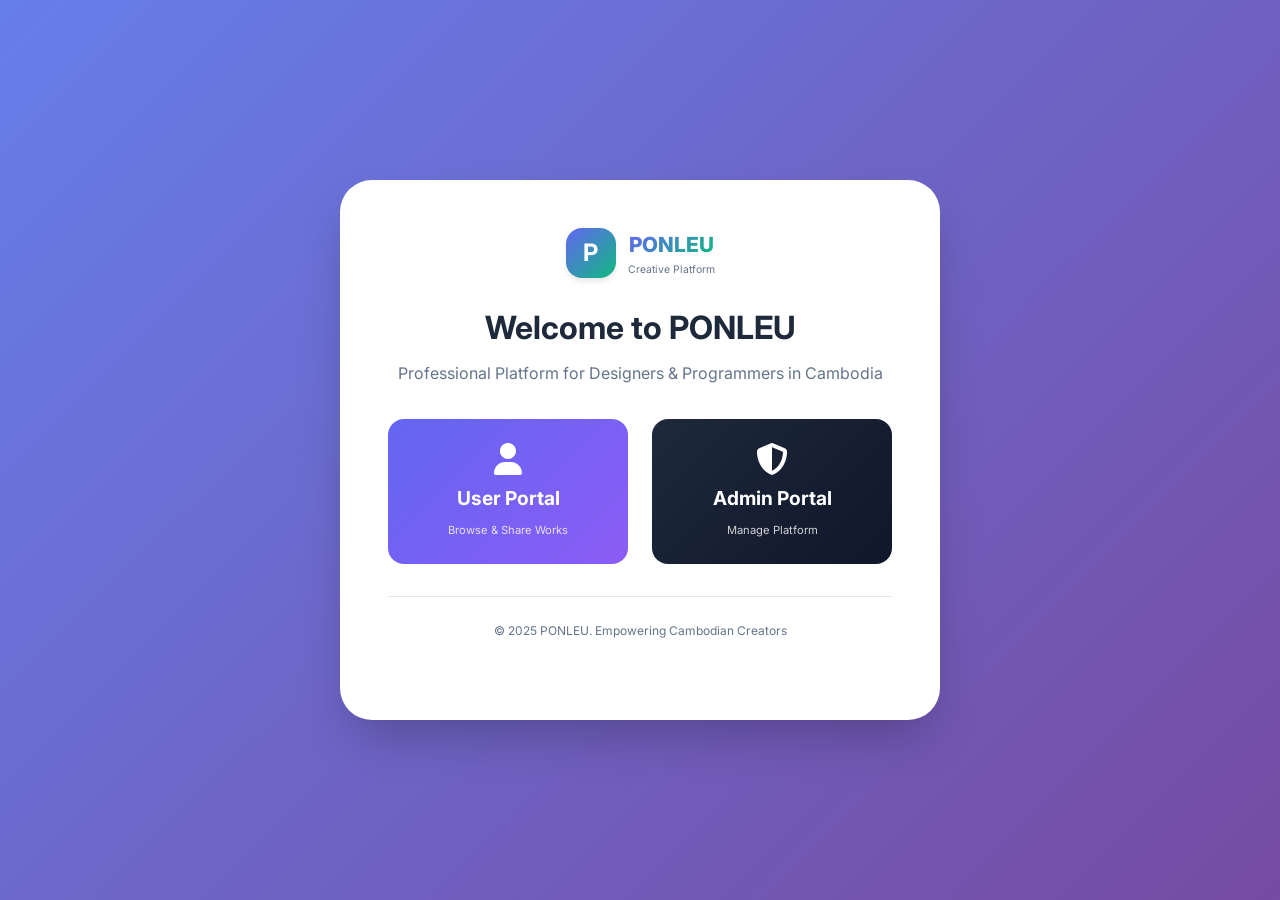
<file: index.html>
<!DOCTYPE html>
<html lang="en">
<head>
    <meta charset="UTF-8">
    <meta name="viewport" content="width=device-width, initial-scale=1.0">
    <title>PONLEU - Professional Platform for Creators</title>
    <link href="https://fonts.googleapis.com/css2?family=Inter:wght@300;400;500;600;700;800;900&display=swap" rel="stylesheet">
    <link rel="stylesheet" href="https://cdnjs.cloudflare.com/ajax/libs/font-awesome/6.5.1/css/all.min.css">
    <link rel="stylesheet" href="css/style.css">
</head>
<body>
    <div class="entry-container">
        <div class="entry-card" data-aos="fade-up">
            <div class="logo">
                <div class="logo-icon">P</div>
                <div class="logo-text">
                    <span>PONLEU</span>
                    <small>Creative Platform</small>
                </div>
            </div>
            <h1>Welcome to PONLEU</h1>
            <p>Professional Platform for Designers & Programmers in Cambodia</p>
            
            <div class="entry-buttons">
                <a href="user/" class="btn-user">
                    <i class="fas fa-user"></i>
                    <span>User Portal</span>
                    <small>Browse & Share Works</small>
                </a>
                <a href="admin/" class="btn-admin">
                    <i class="fas fa-shield-alt"></i>
                    <span>Admin Portal</span>
                    <small>Manage Platform</small>
                </a>
            </div>
            
            <div class="entry-footer">
                <p>© 2025 PONLEU. Empowering Cambodian Creators</p>
            </div>
        </div>
    </div>

    <style>
        .entry-container {
            min-height: 100vh;
            display: flex;
            align-items: center;
            justify-content: center;
            background: linear-gradient(135deg, #667eea 0%, #764ba2 100%);
            padding: 2rem;
        }
        .entry-card {
            background: white;
            border-radius: 2rem;
            padding: 3rem;
            max-width: 600px;
            width: 100%;
            text-align: center;
            box-shadow: 0 25px 50px -12px rgba(0,0,0,0.25);
        }
        .logo {
            display: flex;
            align-items: center;
            justify-content: center;
            gap: 0.75rem;
            margin-bottom: 1.5rem;
        }
        .logo-icon {
            width: 50px;
            height: 50px;
            background: linear-gradient(135deg, #6366f1, #10b981);
            border-radius: 1rem;
            display: flex;
            align-items: center;
            justify-content: center;
            font-size: 1.5rem;
            font-weight: bold;
            color: white;
        }
        .logo-text span {
            font-size: 1.3rem;
            font-weight: 800;
            background: linear-gradient(135deg, #6366f1, #10b981);
            -webkit-background-clip: text;
            background-clip: text;
            color: transparent;
        }
        .logo-text small {
            font-size: 0.65rem;
            color: #64748b;
            display: block;
        }
        .entry-card h1 {
            font-size: 2rem;
            margin-bottom: 0.5rem;
            color: #1e293b;
        }
        .entry-card p {
            color: #64748b;
            margin-bottom: 2rem;
        }
        .entry-buttons {
            display: grid;
            grid-template-columns: 1fr 1fr;
            gap: 1.5rem;
            margin-bottom: 2rem;
        }
        .btn-user, .btn-admin {
            padding: 1.5rem;
            border-radius: 1rem;
            text-decoration: none;
            transition: all 0.3s;
            display: flex;
            flex-direction: column;
            align-items: center;
            gap: 0.5rem;
        }
        .btn-user {
            background: linear-gradient(135deg, #6366f1, #8b5cf6);
            color: white;
        }
        .btn-admin {
            background: linear-gradient(135deg, #1e293b, #0f172a);
            color: white;
        }
        .btn-user:hover, .btn-admin:hover {
            transform: translateY(-5px);
            box-shadow: 0 20px 25px -12px rgba(0,0,0,0.25);
        }
        .btn-user i, .btn-admin i {
            font-size: 2rem;
        }
        .btn-user span, .btn-admin span {
            font-size: 1.2rem;
            font-weight: 700;
        }
        .btn-user small, .btn-admin small {
            font-size: 0.7rem;
            opacity: 0.8;
        }
        .entry-footer {
            padding-top: 1.5rem;
            border-top: 1px solid #e2e8f0;
            font-size: 0.75rem;
            color: #94a3b8;
        }
        @media (max-width: 480px) {
            .entry-card { padding: 1.5rem; }
            .entry-buttons { grid-template-columns: 1fr; }
        }
    </style>
    <script src="https://unpkg.com/aos@2.3.1/dist/aos.js"></script>
    <script>AOS.init({ duration: 800, once: true });</script>
</body>
</html>
</file>
<file: css/style.css>
/* =====================================================
   PONLEU - PROFESSIONAL STYLESHEET
   ===================================================== */

:root {
    --primary: #6366f1;
    --primary-dark: #4f46e5;
    --primary-light: #818cf8;
    --secondary: #10b981;
    --secondary-dark: #059669;
    --secondary-light: #34d399;
    --accent: #8b5cf6;
    --dark: #0f172a;
    --dark-light: #1e293b;
    --gray-dark: #334155;
    --gray: #64748b;
    --gray-light: #94a3b8;
    --light: #f8fafc;
    --light-gray: #f1f5f9;
    --white: #ffffff;
    --border: #e2e8f0;
    --success: #10b981;
    --warning: #f59e0b;
    --error: #ef4444;
    --info: #3b82f6;
    --shadow-xs: 0 1px 2px rgba(0,0,0,0.05);
    --shadow-sm: 0 1px 3px rgba(0,0,0,0.1);
    --shadow-md: 0 4px 6px -1px rgba(0,0,0,0.1);
    --shadow-lg: 0 10px 15px -3px rgba(0,0,0,0.1);
    --shadow-xl: 0 20px 25px -5px rgba(0,0,0,0.1);
    --radius-sm: 0.375rem;
    --radius-md: 0.5rem;
    --radius-lg: 0.75rem;
    --radius-xl: 1rem;
    --radius-2xl: 1.5rem;
    --radius-full: 9999px;
    --transition-fast: 150ms;
    --transition-normal: 300ms;
    --spacing-xs: 0.25rem;
    --spacing-sm: 0.5rem;
    --spacing-md: 1rem;
    --spacing-lg: 1.5rem;
    --spacing-xl: 2rem;
    --spacing-2xl: 3rem;
    --spacing-3xl: 4rem;
}

* {
    margin: 0;
    padding: 0;
    box-sizing: border-box;
}

html {
    scroll-behavior: smooth;
    font-size: 16px;
}

body {
    font-family: 'Inter', -apple-system, BlinkMacSystemFont, 'Segoe UI', sans-serif;
    background: linear-gradient(135deg, #f8fafc 0%, #f1f5f9 100%);
    color: var(--dark);
    line-height: 1.6;
    min-height: 100vh;
}

/* Custom Scrollbar */
::-webkit-scrollbar {
    width: 10px;
    height: 10px;
}

::-webkit-scrollbar-track {
    background: var(--light-gray);
    border-radius: var(--radius-full);
}

::-webkit-scrollbar-thumb {
    background: linear-gradient(135deg, var(--primary), var(--secondary));
    border-radius: var(--radius-full);
}

/* Loading Overlay */
.loading-overlay {
    position: fixed;
    top: 0;
    left: 0;
    width: 100%;
    height: 100%;
    background: rgba(255,255,255,0.95);
    z-index: 9999;
    display: flex;
    flex-direction: column;
    align-items: center;
    justify-content: center;
    gap: var(--spacing-md);
    opacity: 0;
    visibility: hidden;
    transition: all var(--transition-normal);
}

.loading-overlay.active {
    opacity: 1;
    visibility: visible;
}

.loading-spinner {
    width: 48px;
    height: 48px;
    border: 3px solid var(--light-gray);
    border-top-color: var(--primary);
    border-radius: 50%;
    animation: spin 0.8s linear infinite;
}

@keyframes spin {
    to { transform: rotate(360deg); }
}

/* Header */
.header {
    background: rgba(255,255,255,0.98);
    backdrop-filter: blur(10px);
    box-shadow: var(--shadow-sm);
    position: sticky;
    top: 0;
    z-index: 1000;
    border-bottom: 1px solid var(--border);
}

.container {
    max-width: 1400px;
    margin: 0 auto;
    padding: 0 var(--spacing-xl);
}

.navbar {
    display: flex;
    justify-content: space-between;
    align-items: center;
    padding: var(--spacing-md) 0;
    gap: var(--spacing-xl);
}

/* Logo */
.logo {
    display: flex;
    align-items: center;
    gap: var(--spacing-sm);
    cursor: pointer;
    transition: transform var(--transition-fast);
}

.logo:hover {
    transform: scale(1.02);
}

.logo-icon {
    width: 42px;
    height: 42px;
    background: linear-gradient(135deg, var(--primary), var(--secondary));
    border-radius: var(--radius-lg);
    display: flex;
    align-items: center;
    justify-content: center;
    font-size: 1.3rem;
    font-weight: 800;
    color: var(--white);
    box-shadow: var(--shadow-md);
}

.logo-text span {
    font-size: 1.2rem;
    font-weight: 800;
    background: linear-gradient(135deg, var(--primary), var(--secondary));
    -webkit-background-clip: text;
    background-clip: text;
    color: transparent;
}

.logo-text small {
    font-size: 0.6rem;
    color: var(--gray);
    display: block;
}

/* Navigation */
.nav-menu ul {
    display: flex;
    list-style: none;
    gap: var(--spacing-xl);
}

.nav-menu a {
    font-weight: 500;
    transition: color var(--transition-fast);
    position: relative;
    cursor: pointer;
    text-decoration: none;
    color: var(--dark);
}

.nav-menu a:hover {
    color: var(--primary);
}

.nav-menu a::after {
    content: '';
    position: absolute;
    bottom: -5px;
    left: 0;
    width: 0;
    height: 2px;
    background: linear-gradient(90deg, var(--primary), var(--secondary));
    transition: width var(--transition-normal);
}

.nav-menu a:hover::after {
    width: 100%;
}

/* Nav Actions */
.nav-actions {
    display: flex;
    align-items: center;
    gap: var(--spacing-md);
}

.search-btn {
    width: 40px;
    height: 40px;
    border-radius: var(--radius-full);
    display: flex;
    align-items: center;
    justify-content: center;
    background: var(--light-gray);
    border: none;
    cursor: pointer;
    transition: all var(--transition-fast);
}

.search-btn:hover {
    background: var(--primary);
    color: var(--white);
}

/* Buttons */
.btn-primary, .btn-outline {
    padding: 0.5rem 1.2rem;
    border-radius: var(--radius-full);
    font-weight: 600;
    font-size: 0.85rem;
    transition: all var(--transition-fast);
    display: inline-flex;
    align-items: center;
    gap: var(--spacing-sm);
    cursor: pointer;
    border: none;
}

.btn-primary {
    background: linear-gradient(135deg, var(--primary), var(--secondary));
    color: var(--white);
    box-shadow: var(--shadow-sm);
}

.btn-primary:hover {
    transform: translateY(-2px);
    box-shadow: var(--shadow-md);
}

.btn-outline {
    border: 1px solid var(--border);
    background: var(--white);
    color: var(--dark);
}

.btn-outline:hover {
    border-color: var(--primary);
    color: var(--primary);
    transform: translateY(-2px);
}

.btn-block {
    width: 100%;
    justify-content: center;
}

/* User Menu */
.user-menu {
    position: relative;
    cursor: pointer;
}

.user-avatar {
    width: 40px;
    height: 40px;
    border-radius: var(--radius-full);
    background: linear-gradient(135deg, var(--primary), var(--secondary));
    display: flex;
    align-items: center;
    justify-content: center;
    font-weight: 700;
    color: var(--white);
    box-shadow: var(--shadow-sm);
    transition: transform var(--transition-fast);
}

.user-avatar:hover {
    transform: scale(1.05);
}

.user-dropdown {
    position: absolute;
    top: 120%;
    right: 0;
    width: 260px;
    background: var(--white);
    border-radius: var(--radius-lg);
    box-shadow: var(--shadow-xl);
    opacity: 0;
    visibility: hidden;
    transition: all var(--transition-normal);
    z-index: 100;
    border: 1px solid var(--border);
}

.user-menu:hover .user-dropdown {
    opacity: 1;
    visibility: visible;
    transform: translateY(5px);
}

.dropdown-header {
    display: flex;
    align-items: center;
    gap: var(--spacing-md);
    padding: var(--spacing-md);
    background: var(--light-gray);
    border-radius: var(--radius-lg) var(--radius-lg) 0 0;
}

.dropdown-avatar {
    width: 48px;
    height: 48px;
    border-radius: var(--radius-full);
    background: linear-gradient(135deg, var(--primary), var(--secondary));
    display: flex;
    align-items: center;
    justify-content: center;
    font-weight: 700;
    font-size: 1.1rem;
    color: var(--white);
}

.dropdown-info {
    flex: 1;
}

.dropdown-name {
    font-weight: 700;
    font-size: 0.9rem;
    color: var(--dark);
}

.dropdown-email {
    font-size: 0.7rem;
    color: var(--gray);
}

.dropdown-divider {
    height: 1px;
    background: var(--border);
    margin: var(--spacing-xs) 0;
}

.user-dropdown a {
    display: flex;
    align-items: center;
    gap: var(--spacing-md);
    padding: var(--spacing-sm) var(--spacing-md);
    transition: all var(--transition-fast);
    font-size: 0.85rem;
    color: var(--dark);
    text-decoration: none;
    cursor: pointer;
}

.user-dropdown a:hover {
    background: var(--light-gray);
    color: var(--primary);
    padding-left: var(--spacing-lg);
}

/* Mobile Toggle */
.mobile-toggle {
    display: none;
    width: 40px;
    height: 40px;
    border-radius: var(--radius-md);
    background: var(--light-gray);
    font-size: 1.2rem;
    border: none;
    cursor: pointer;
}

/* Hero Section */
.hero {
    background: linear-gradient(135deg, #667eea 0%, #764ba2 100%);
    padding: var(--spacing-3xl) var(--spacing-xl);
    text-align: center;
    color: var(--white);
    position: relative;
    overflow: hidden;
}

.hero::before {
    content: '';
    position: absolute;
    top: 0;
    left: 0;
    right: 0;
    bottom: 0;
    background: url('data:image/svg+xml,<svg xmlns="http://www.w3.org/2000/svg" viewBox="0 0 1440 320"><path fill="rgba(255,255,255,0.1)" d="M0,96L48,112C96,128,192,160,288,160C384,160,480,128,576,122.7C672,117,768,139,864,154.7C960,171,1056,181,1152,165.3C1248,149,1344,107,1392,85.3L1440,64L1440,320L1392,320C1344,320,1248,320,1152,320C1056,320,960,320,864,320C768,320,672,320,576,320C480,320,384,320,288,320C192,320,96,320,48,320L0,320Z"></path></svg>') no-repeat bottom;
    background-size: cover;
    opacity: 0.15;
}

.hero-content {
    position: relative;
    z-index: 2;
    max-width: 800px;
    margin: 0 auto;
}

.hero-badge {
    display: inline-block;
    background: rgba(255,255,255,0.2);
    backdrop-filter: blur(10px);
    padding: var(--spacing-sm) var(--spacing-lg);
    border-radius: var(--radius-full);
    font-size: 0.85rem;
    margin-bottom: var(--spacing-lg);
    animation: pulse 2s infinite;
}

@keyframes pulse {
    0%, 100% { transform: scale(1); }
    50% { transform: scale(1.05); }
}

.hero h1 {
    font-size: 3.5rem;
    margin-bottom: var(--spacing-md);
    color: var(--white);
}

.gradient-text {
    background: linear-gradient(135deg, #fbbf24, #fff);
    -webkit-background-clip: text;
    background-clip: text;
    color: transparent;
}

.hero p {
    font-size: 1.1rem;
    opacity: 0.95;
    margin-bottom: var(--spacing-xl);
}

.hero-buttons {
    display: flex;
    gap: var(--spacing-md);
    justify-content: center;
    flex-wrap: wrap;
}

.hero-stats {
    display: flex;
    justify-content: center;
    gap: var(--spacing-2xl);
    margin-top: var(--spacing-2xl);
    flex-wrap: wrap;
}

.stat-card {
    text-align: center;
    background: rgba(255,255,255,0.15);
    backdrop-filter: blur(10px);
    padding: var(--spacing-md) var(--spacing-xl);
    border-radius: var(--radius-xl);
    min-width: 120px;
}

.stat-number {
    font-size: 2rem;
    font-weight: 800;
}

.stat-label {
    font-size: 0.8rem;
    opacity: 0.9;
}

/* Section Styles */
.section {
    padding: var(--spacing-2xl) 0;
}

.section-header {
    display: flex;
    justify-content: space-between;
    align-items: center;
    margin-bottom: var(--spacing-xl);
    flex-wrap: wrap;
    gap: var(--spacing-md);
}

.section-header h2 {
    font-size: 1.8rem;
    display: flex;
    align-items: center;
    gap: var(--spacing-sm);
}

.section-header h2 i {
    color: var(--primary);
}

.view-all {
    color: var(--primary);
    font-weight: 600;
    transition: all var(--transition-fast);
    display: inline-flex;
    align-items: center;
    gap: var(--spacing-xs);
    cursor: pointer;
}

.view-all:hover {
    gap: var(--spacing-sm);
    color: var(--primary-dark);
}

/* Grid Layouts */
.posts-grid, .featured-grid, .categories-grid {
    display: grid;
    gap: var(--spacing-xl);
}

.posts-grid {
    grid-template-columns: repeat(auto-fill, minmax(340px, 1fr));
}

.featured-grid {
    grid-template-columns: repeat(3, 1fr);
}

.categories-grid {
    grid-template-columns: repeat(auto-fill, minmax(220px, 1fr));
}

/* Cards */
.post-card, .featured-card, .category-card {
    background: var(--white);
    border-radius: var(--radius-xl);
    overflow: hidden;
    transition: all var(--transition-normal);
    box-shadow: var(--shadow-sm);
    border: 1px solid var(--border);
    cursor: pointer;
}

.post-card:hover, .featured-card:hover, .category-card:hover {
    transform: translateY(-5px);
    box-shadow: var(--shadow-xl);
    border-color: var(--primary-light);
}

.post-image, .featured-image {
    height: 200px;
    background: linear-gradient(135deg, #667eea, #764ba2);
    display: flex;
    align-items: center;
    justify-content: center;
    position: relative;
}

.file-badge {
    background: rgba(0,0,0,0.6);
    backdrop-filter: blur(10px);
    padding: var(--spacing-sm) var(--spacing-md);
    border-radius: var(--radius-lg);
    color: var(--white);
    display: flex;
    align-items: center;
    gap: var(--spacing-sm);
    font-size: 0.8rem;
}

.featured-rank {
    position: absolute;
    top: var(--spacing-md);
    right: var(--spacing-md);
    width: 45px;
    height: 45px;
    background: linear-gradient(135deg, #fbbf24, #f59e0b);
    border-radius: var(--radius-full);
    display: flex;
    align-items: center;
    justify-content: center;
    font-weight: 800;
    color: var(--white);
    z-index: 2;
}

.post-content, .featured-content {
    padding: var(--spacing-lg);
}

.post-meta {
    display: flex;
    justify-content: space-between;
    align-items: center;
    margin-bottom: var(--spacing-sm);
    flex-wrap: wrap;
    gap: var(--spacing-sm);
}

.post-author {
    display: flex;
    align-items: center;
    gap: var(--spacing-sm);
}

.post-author-avatar {
    width: 32px;
    height: 32px;
    border-radius: var(--radius-full);
    background: linear-gradient(135deg, var(--primary), var(--secondary));
    display: flex;
    align-items: center;
    justify-content: center;
    font-size: 0.7rem;
    font-weight: 700;
    color: var(--white);
}

.post-category {
    background: var(--light-gray);
    padding: 0.2rem 0.8rem;
    border-radius: var(--radius-full);
    font-size: 0.7rem;
    font-weight: 600;
    color: var(--primary);
}

.post-title {
    font-size: 1.1rem;
    margin-bottom: var(--spacing-sm);
    line-height: 1.4;
}

.post-description {
    color: var(--gray);
    font-size: 0.85rem;
    margin-bottom: var(--spacing-md);
    line-height: 1.5;
    display: -webkit-box;
    -webkit-line-clamp: 3;
    -webkit-box-orient: vertical;
    overflow: hidden;
}

.post-stats {
    display: flex;
    gap: var(--spacing-md);
    font-size: 0.75rem;
    color: var(--gray);
    margin-bottom: var(--spacing-md);
}

/* Role Badges */
.role-badge {
    display: inline-flex;
    align-items: center;
    gap: var(--spacing-xs);
    padding: 0.2rem 0.6rem;
    border-radius: var(--radius-full);
    font-size: 0.7rem;
    font-weight: 600;
}

.role-admin {
    background: linear-gradient(135deg, var(--primary), var(--accent));
    color: var(--white);
}

.role-editor {
    background: linear-gradient(135deg, var(--secondary), var(--secondary-light));
    color: var(--white);
}

.role-viewer {
    background: linear-gradient(135deg, var(--warning), #fbbf24);
    color: var(--white);
}

/* Status Badges */
.status-badge {
    display: inline-flex;
    align-items: center;
    gap: var(--spacing-xs);
    padding: 0.2rem 0.6rem;
    border-radius: var(--radius-full);
    font-size: 0.7rem;
    font-weight: 600;
}

.status-active {
    background: #d1fae5;
    color: #065f46;
}

.status-inactive {
    background: #fee2e2;
    color: #991b1b;
}

.status-published {
    background: #d1fae5;
    color: #065f46;
}

.status-draft {
    background: #fef3c7;
    color: #92400e;
}

/* Dashboard Layout */
.dashboard-layout {
    display: flex;
    gap: var(--spacing-xl);
    min-height: calc(100vh - 200px);
}

.dashboard-sidebar {
    width: 280px;
    background: var(--white);
    border-radius: var(--radius-xl);
    border: 1px solid var(--border);
    padding: var(--spacing-lg);
    position: sticky;
    top: 90px;
    height: fit-content;
}

.dashboard-sidebar h3 {
    margin-bottom: var(--spacing-lg);
    padding-bottom: var(--spacing-sm);
    border-bottom: 2px solid var(--border);
}

.dashboard-menu {
    list-style: none;
}

.dashboard-menu li {
    margin-bottom: var(--spacing-sm);
}

.dashboard-menu a {
    display: flex;
    align-items: center;
    gap: var(--spacing-md);
    padding: var(--spacing-sm) var(--spacing-md);
    border-radius: var(--radius-lg);
    color: var(--gray);
    text-decoration: none;
    transition: all var(--transition-fast);
    cursor: pointer;
}

.dashboard-menu a:hover,
.dashboard-menu a.active {
    background: linear-gradient(135deg, var(--primary), var(--secondary));
    color: var(--white);
}

.dashboard-main {
    flex: 1;
}

/* Stats Grid */
.stats-grid {
    display: grid;
    grid-template-columns: repeat(4, 1fr);
    gap: var(--spacing-lg);
    margin-bottom: var(--spacing-xl);
}

.stat-box {
    background: var(--white);
    border-radius: var(--radius-xl);
    padding: var(--spacing-lg);
    border: 1px solid var(--border);
    display: flex;
    align-items: center;
    justify-content: space-between;
    transition: all var(--transition-fast);
}

.stat-box:hover {
    transform: translateY(-3px);
    box-shadow: var(--shadow-md);
}

.stat-box-info h3 {
    font-size: 1.8rem;
    font-weight: 800;
    color: var(--dark);
}

.stat-box-info p {
    font-size: 0.8rem;
    color: var(--gray);
}

.stat-box-icon {
    width: 50px;
    height: 50px;
    background: linear-gradient(135deg, var(--primary), var(--secondary));
    border-radius: var(--radius-lg);
    display: flex;
    align-items: center;
    justify-content: center;
    color: var(--white);
    font-size: 1.3rem;
}

/* Charts Grid */
.charts-grid {
    display: grid;
    grid-template-columns: repeat(2, 1fr);
    gap: var(--spacing-xl);
    margin-bottom: var(--spacing-xl);
}

.chart-card {
    background: var(--white);
    border-radius: var(--radius-xl);
    padding: var(--spacing-lg);
    border: 1px solid var(--border);
}

.chart-card h3 {
    margin-bottom: var(--spacing-lg);
    display: flex;
    align-items: center;
    gap: var(--spacing-sm);
}

canvas {
    max-height: 300px;
    width: 100%;
}

/* Data Table */
.data-table-container {
    background: var(--white);
    border-radius: var(--radius-xl);
    border: 1px solid var(--border);
    overflow-x: auto;
}

.data-table {
    width: 100%;
    border-collapse: collapse;
}

.data-table th,
.data-table td {
    padding: var(--spacing-md);
    text-align: left;
    border-bottom: 1px solid var(--border);
}

.data-table th {
    background: var(--light-gray);
    font-weight: 600;
}

.data-table tr:hover {
    background: var(--light-gray);
}

/* Action Buttons */
.action-buttons {
    display: flex;
    gap: var(--spacing-sm);
}

.btn-icon {
    padding: var(--spacing-sm) var(--spacing-md);
    border-radius: var(--radius-md);
    font-size: 0.75rem;
    cursor: pointer;
    border: none;
    transition: all var(--transition-fast);
}

.btn-edit {
    background: #d1fae5;
    color: var(--secondary);
}

.btn-edit:hover {
    background: var(--secondary);
    color: var(--white);
}

.btn-delete {
    background: #fee2e2;
    color: var(--error);
}

.btn-delete:hover {
    background: var(--error);
    color: var(--white);
}

/* Form Styles */
.form-card {
    max-width: 800px;
    margin: 0 auto;
    background: var(--white);
    border-radius: var(--radius-2xl);
    padding: var(--spacing-xl);
    border: 1px solid var(--border);
    box-shadow: var(--shadow-md);
}

.form-header {
    margin-bottom: var(--spacing-xl);
    padding-bottom: var(--spacing-md);
    border-bottom: 2px solid var(--border);
}

.form-header h2 {
    font-size: 1.5rem;
    display: flex;
    align-items: center;
    gap: var(--spacing-sm);
}

.form-group {
    margin-bottom: var(--spacing-lg);
}

.form-group label {
    display: block;
    margin-bottom: var(--spacing-sm);
    font-weight: 600;
    font-size: 0.85rem;
    color: var(--dark);
}

.form-group label i {
    margin-right: var(--spacing-sm);
    color: var(--primary);
}

.form-group input,
.form-group textarea,
.form-group select {
    width: 100%;
    padding: var(--spacing-md);
    border: 2px solid var(--border);
    border-radius: var(--radius-lg);
    font-size: 0.9rem;
    transition: all var(--transition-fast);
    font-family: inherit;
}

.form-group input:focus,
.form-group textarea:focus,
.form-group select:focus {
    outline: none;
    border-color: var(--primary);
    box-shadow: 0 0 0 3px rgba(99,102,241,0.1);
}

/* Modal */
.modal {
    display: none;
    position: fixed;
    top: 0;
    left: 0;
    width: 100%;
    height: 100%;
    background: rgba(0,0,0,0.7);
    backdrop-filter: blur(4px);
    z-index: 2000;
    align-items: center;
    justify-content: center;
}

.modal.active {
    display: flex;
}

.modal-content {
    background: var(--white);
    width: 90%;
    max-width: 500px;
    border-radius: var(--radius-xl);
    overflow: hidden;
    animation: modalSlideIn 0.3s ease;
}

@keyframes modalSlideIn {
    from {
        opacity: 0;
        transform: translateY(-50px);
    }
    to {
        opacity: 1;
        transform: translateY(0);
    }
}

.modal-header {
    display: flex;
    justify-content: space-between;
    align-items: center;
    padding: var(--spacing-lg);
    background: linear-gradient(135deg, var(--primary), var(--secondary));
    color: var(--white);
}

.modal-header h3 {
    color: var(--white);
    margin: 0;
}

.modal-close {
    background: none;
    border: none;
    font-size: 1.5rem;
    cursor: pointer;
    color: var(--white);
    transition: all var(--transition-fast);
}

.modal-body {
    padding: var(--spacing-xl);
}

.modal-footer-text {
    text-align: center;
    margin-top: var(--spacing-lg);
    font-size: 0.85rem;
    color: var(--gray);
}

.modal-footer-text a {
    color: var(--primary);
    font-weight: 600;
    cursor: pointer;
}

/* Search Modal */
.search-modal {
    position: fixed;
    top: 0;
    left: 0;
    width: 100%;
    height: 100%;
    background: rgba(0,0,0,0.9);
    backdrop-filter: blur(8px);
    z-index: 2000;
    display: none;
    align-items: center;
    justify-content: center;
}

.search-modal.active {
    display: flex;
}

.search-modal-content {
    background: var(--white);
    width: 90%;
    max-width: 600px;
    border-radius: var(--radius-xl);
    overflow: hidden;
}

.search-modal-header {
    display: flex;
    justify-content: space-between;
    align-items: center;
    padding: var(--spacing-lg);
    border-bottom: 1px solid var(--border);
}

.search-form {
    display: flex;
    padding: var(--spacing-lg);
    gap: var(--spacing-sm);
}

.search-form input {
    flex: 1;
    padding: var(--spacing-md);
    border: 2px solid var(--border);
    border-radius: var(--radius-lg);
    font-size: 1rem;
}

.search-form button {
    padding: 0 var(--spacing-xl);
    background: linear-gradient(135deg, var(--primary), var(--secondary));
    color: var(--white);
    border: none;
    border-radius: var(--radius-lg);
    font-weight: 600;
    cursor: pointer;
}

.search-suggestions {
    padding: 0 var(--spacing-lg) var(--spacing-lg);
}

.suggestion-tags {
    display: flex;
    gap: var(--spacing-sm);
    flex-wrap: wrap;
    margin-top: var(--spacing-sm);
}

.suggestion-tags span {
    background: var(--light-gray);
    padding: var(--spacing-sm) var(--spacing-lg);
    border-radius: var(--radius-full);
    font-size: 0.8rem;
    cursor: pointer;
    transition: all var(--transition-fast);
}

.suggestion-tags span:hover {
    background: var(--primary);
    color: var(--white);
}

.close-search {
    background: none;
    border: none;
    font-size: 1.2rem;
    cursor: pointer;
}

/* Toast Notification */
.toast {
    position: fixed;
    bottom: 30px;
    right: 30px;
    background: var(--dark);
    color: var(--white);
    padding: var(--spacing-md) var(--spacing-lg);
    border-radius: var(--radius-lg);
    display: flex;
    align-items: center;
    gap: var(--spacing-sm);
    z-index: 3000;
    transform: translateX(400px);
    transition: transform 0.3s ease;
    box-shadow: var(--shadow-xl);
}

.toast.show {
    transform: translateX(0);
}

.toast.success {
    border-left: 4px solid var(--success);
}

.toast.error {
    border-left: 4px solid var(--error);
}

/* Alert */
.alert {
    padding: var(--spacing-md);
    border-radius: var(--radius-lg);
    margin-bottom: var(--spacing-lg);
    display: flex;
    align-items: center;
    gap: var(--spacing-sm);
}

.alert-error {
    background: #fee2e2;
    color: #991b1b;
    border-left: 4px solid var(--error);
}

.alert-success {
    background: #d1fae5;
    color: #065f46;
    border-left: 4px solid var(--success);
}

/* Empty State */
.empty-state {
    text-align: center;
    padding: var(--spacing-2xl);
    background: var(--white);
    border-radius: var(--radius-xl);
}

.empty-state i {
    font-size: 4rem;
    color: var(--gray-light);
    margin-bottom: var(--spacing-md);
}

/* Pagination */
.pagination {
    display: flex;
    justify-content: center;
    gap: var(--spacing-sm);
    margin-top: var(--spacing-2xl);
    flex-wrap: wrap;
}

.page-link {
    padding: var(--spacing-sm) var(--spacing-md);
    background: var(--white);
    border-radius: var(--radius-md);
    color: var(--dark);
    border: 1px solid var(--border);
    cursor: pointer;
    min-width: 40px;
    text-align: center;
}

.page-link.active, .page-link:hover {
    background: var(--primary);
    color: var(--white);
    border-color: var(--primary);
}

/* Footer */
.footer {
    background: linear-gradient(135deg, var(--dark), var(--dark-light));
    color: var(--gray-light);
    margin-top: var(--spacing-2xl);
    padding: var(--spacing-2xl) 0 var(--spacing-md);
}

.footer-grid {
    display: grid;
    grid-template-columns: repeat(auto-fit, minmax(250px, 1fr));
    gap: var(--spacing-2xl);
    margin-bottom: var(--spacing-xl);
}

.footer-logo {
    display: flex;
    align-items: center;
    gap: var(--spacing-sm);
    margin-bottom: var(--spacing-md);
}

.footer-logo-icon {
    width: 40px;
    height: 40px;
    background: linear-gradient(135deg, var(--primary), var(--secondary));
    border-radius: var(--radius-lg);
    display: flex;
    align-items: center;
    justify-content: center;
    font-size: 1.1rem;
    font-weight: 700;
    color: var(--white);
}

.footer-desc {
    font-size: 0.85rem;
    line-height: 1.6;
    margin-bottom: var(--spacing-md);
}

.social-links {
    display: flex;
    gap: var(--spacing-sm);
}

.social-link {
    width: 36px;
    height: 36px;
    background: rgba(255,255,255,0.08);
    border-radius: var(--radius-full);
    display: flex;
    align-items: center;
    justify-content: center;
    transition: all var(--transition-fast);
    text-decoration: none;
    color: var(--gray-light);
}

.social-link:hover {
    background: var(--primary);
    color: var(--white);
    transform: translateY(-3px);
}

.footer-col h4 {
    color: var(--white);
    margin-bottom: var(--spacing-md);
    font-size: 1rem;
}

.footer-col ul {
    list-style: none;
}

.footer-col ul li {
    margin-bottom: var(--spacing-sm);
}

.footer-col ul li a {
    color: var(--gray-light);
    font-size: 0.85rem;
    transition: all var(--transition-fast);
    cursor: pointer;
    text-decoration: none;
}

.footer-col ul li a:hover {
    color: var(--primary);
    padding-left: var(--spacing-xs);
}

.footer-bottom {
    text-align: center;
    padding-top: var(--spacing-xl);
    border-top: 1px solid rgba(255,255,255,0.08);
    font-size: 0.75rem;
}

.footer-bottom i {
    color: var(--error);
}

/* Scroll to Top */
.scroll-top {
    position: fixed;
    bottom: 30px;
    right: 30px;
    width: 48px;
    height: 48px;
    background: linear-gradient(135deg, var(--primary), var(--secondary));
    border-radius: var(--radius-full);
    display: flex;
    align-items: center;
    justify-content: center;
    color: var(--white);
    cursor: pointer;
    opacity: 0;
    visibility: hidden;
    transition: all var(--transition-normal);
    z-index: 999;
    box-shadow: var(--shadow-lg);
    border: none;
}

.scroll-top.show {
    opacity: 1;
    visibility: visible;
}

.scroll-top:hover {
    transform: translateY(-5px);
}

/* Responsive */
@media (max-width: 1024px) {
    .featured-grid {
        grid-template-columns: repeat(2, 1fr);
    }
    .charts-grid {
        grid-template-columns: 1fr;
    }
    .stats-grid {
        grid-template-columns: repeat(2, 1fr);
    }
}

@media (max-width: 768px) {
    .container {
        padding: 0 var(--spacing-md);
    }
    
    .mobile-toggle {
        display: block;
    }
    
    .nav-menu {
        position: fixed;
        top: 70px;
        left: -100%;
        width: 80%;
        height: calc(100vh - 70px);
        background: var(--white);
        box-shadow: var(--shadow-xl);
        transition: left var(--transition-normal);
        z-index: 1000;
        overflow-y: auto;
    }
    
    .nav-menu.active {
        left: 0;
    }
    
    .nav-menu ul {
        flex-direction: column;
        padding: var(--spacing-md);
        gap: var(--spacing-sm);
    }
    
    .dashboard-layout {
        flex-direction: column;
    }
    
    .dashboard-sidebar {
        width: 100%;
        position: static;
    }
    
    .stats-grid {
        grid-template-columns: 1fr;
    }
    
    .featured-grid {
        grid-template-columns: 1fr;
    }
    
    .hero h1 {
        font-size: 1.8rem;
    }
    
    .hero-stats {
        gap: var(--spacing-md);
    }
    
    .stat-card {
        padding: var(--spacing-sm) var(--spacing-md);
        min-width: auto;
    }
    
    .stat-number {
        font-size: 1.2rem;
    }
}

@media (max-width: 480px) {
    .categories-grid {
        grid-template-columns: 1fr;
    }
    
    .hero-buttons {
        flex-direction: column;
    }
    
    .hero-buttons .btn-primary,
    .hero-buttons .btn-outline {
        width: 100%;
        justify-content: center;
    }
}

/* Animation */
[data-aos] {
    opacity: 0;
    transform: translateY(20px);
    transition: all 0.6s ease;
}

[data-aos].aos-animate {
    opacity: 1;
    transform: translateY(0);
}
</file>
